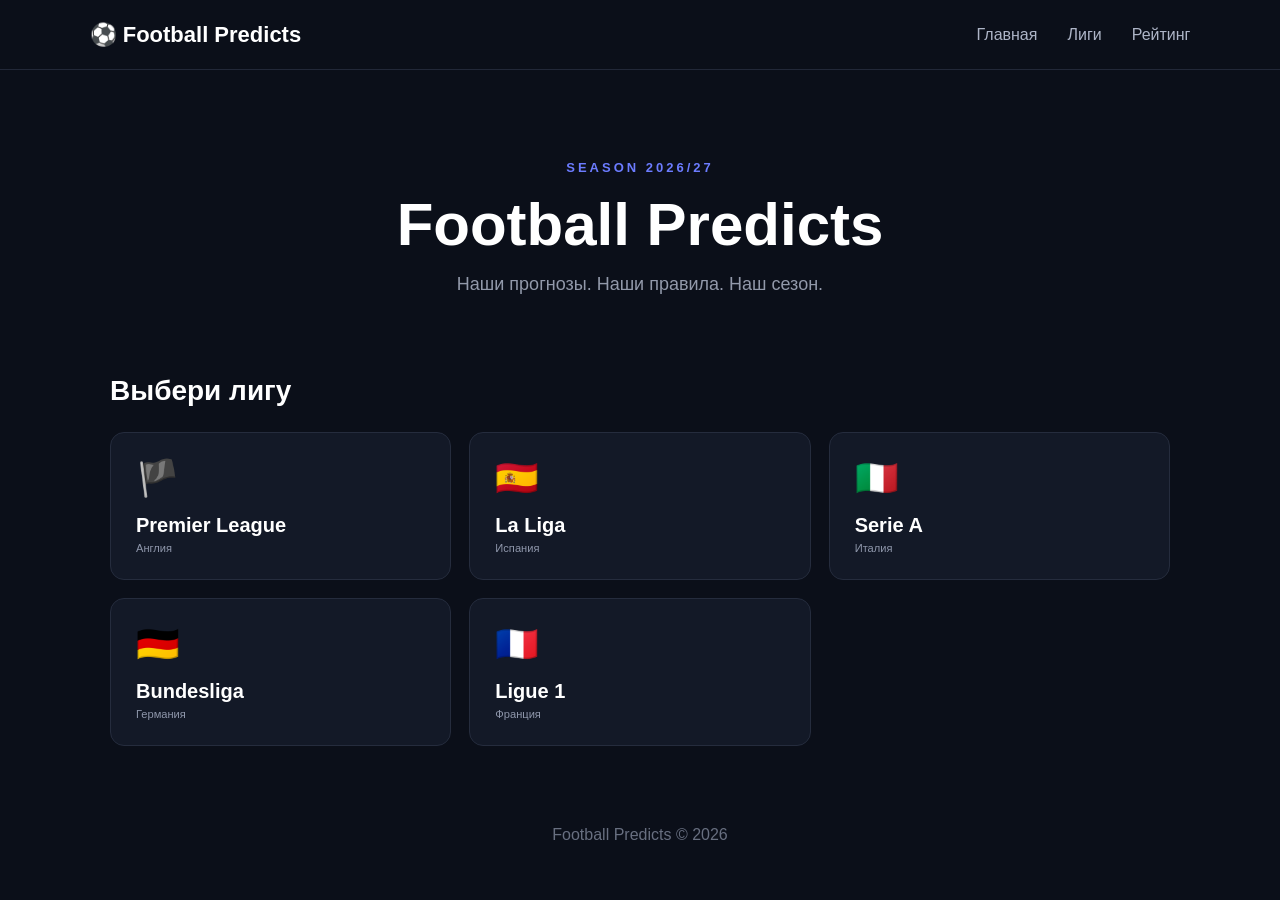
<file: index.html>
<!DOCTYPE html>
<html lang="ru">
<head>
    <meta charset="UTF-8">
    <meta name="viewport" content="width=device-width, initial-scale=1.0">

    <title>Football Predicts</title>

    <link rel="stylesheet" href="style.css">
</head>

<body>

    <header class="header">
        <div class="logo">⚽ Football Predicts</div>

        <nav>
            <a href="#">Главная</a>
            <a href="#">Лиги</a>
            <a href="#">Рейтинг</a>
        </nav>
    </header>

    <main>

        <section class="hero">
            <p class="season">SEASON 2026/27</p>

            <h1>Football Predicts</h1>

            <p class="subtitle">
                Наши прогнозы. Наши правила. Наш сезон.
            </p>
        </section>


        <section class="leagues">

            <h2>Выбери лигу</h2>

            <div class="league-grid">

                <button class="league-card" onclick="window.location.href='premier-league.html'">
                    <span class="flag">🏴</span>
                    <span>Premier League</span>
                    <small>Англия</small>
                </button>

                <button class="league-card">
                    <span class="flag">🇪🇸</span>
                    <span>La Liga</span>
                    <small>Испания</small>
                </button>

                <button class="league-card">
                    <span class="flag">🇮🇹</span>
                    <span>Serie A</span>
                    <small>Италия</small>
                </button>

                <button class="league-card">
                    <span class="flag">🇩🇪</span>
                    <span>Bundesliga</span>
                    <small>Германия</small>
                </button>

                <button class="league-card">
                    <span class="flag">🇫🇷</span>
                    <span>Ligue 1</span>
                    <small>Франция</small>
                </button>

            </div>

        </section>

    </main>

    <footer>
        Football Predicts © 2026
    </footer>

    <script src="script.js"></script>

</body>
</html>
</file>
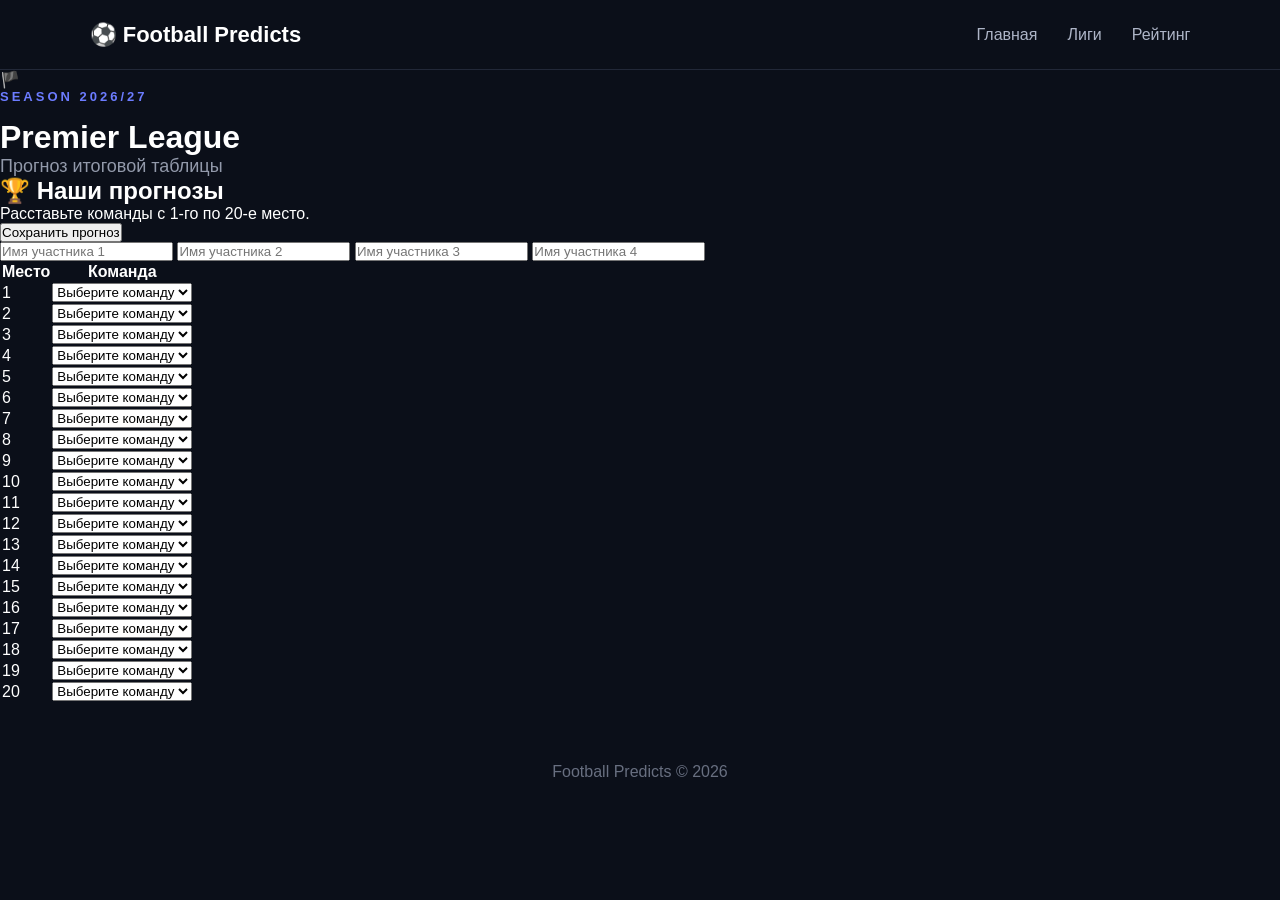
<file: premier-league.html>
<!DOCTYPE html>
<html lang="ru">
<head>
    <meta charset="UTF-8">
    <meta name="viewport" content="width=device-width, initial-scale=1.0">

    <title>Premier League 2026/27</title>

    <link rel="stylesheet" href="style.css">
</head>

<body>

<header class="header">

    <div class="logo">
        ⚽ Football Predicts
    </div>

    <nav>
        <a href="index.html">Главная</a>
        <a href="#">Лиги</a>
        <a href="#">Рейтинг</a>
    </nav>

</header>


<main class="prediction-page">

    <div class="league-title">

        <div class="league-icon">🏴</div>

        <div>
            <p class="season">SEASON 2026/27</p>

            <h1>Premier League</h1>

            <p class="subtitle">
                Прогноз итоговой таблицы
            </p>
        </div>

    </div>


    <section class="prediction-card">

        <div class="prediction-header">

            <div>
                <h2>🏆 Наши прогнозы</h2>

                <p>
                    Расставьте команды с 1-го по 20-е место.
                </p>
            </div>

            <button id="saveButton">
                Сохранить прогноз
            </button>

        </div>


       <div class="players">

    <input
        type="text"
        class="player-name"
        placeholder="Имя участника 1"
    >

    <input
        type="text"
        class="player-name"
        placeholder="Имя участника 2"
    >

    <input
        type="text"
        class="player-name"
        placeholder="Имя участника 3"
    >

    <input
        type="text"
        class="player-name"
        placeholder="Имя участника 4"
    >

       </div>


        <div class="table-wrapper">

            <table>

                <thead>

                    <tr>
                        <th>Место</th>
                        <th>Команда</th>
                    </tr>

                </thead>

                <tbody id="predictionTable">

                </tbody>

            </table>

        </div>

    </section>

</main>


<footer>
    Football Predicts © 2026
</footer>


<script>

const teams = [
    "Arsenal",
    "Aston Villa",
    "Bournemouth",
    "Brentford",
    "Brighton",
    "Coventry City",
    "Chelsea",
    "Crystal Palace",
    "Everton",
    "Fulham",
    "Leeds United",
    "Liverpool",
    "Manchester City",
    "Manchester United",
    "Newcastle United",
    "Nottingham Forest",
    "Sunderland",
    "Tottenham",
    "Sunderland",
    "Ispwich Town"
];


const table = document.getElementById("predictionTable");


for (let i = 0; i < 20; i++) {

    const row = document.createElement("tr");

    row.innerHTML = `
        <td class="position">${i + 1}</td>

        <td>

            <select>

                <option value="">
                    Выберите команду
                </option>

                ${teams.map(team =>
                    `<option value="${team}">
                        ${team}
                    </option>`
                ).join("")}

            </select>

        </td>
    `;

    table.appendChild(row);
}


document.getElementById("saveButton").addEventListener("click", () => {

    alert("Прогноз сохранён! ⚽🔥");

});


const players = document.querySelectorAll(".player");

players.forEach(player => {

    player.addEventListener("click", () => {

        players.forEach(p =>
            p.classList.remove("active")
        );

        player.classList.add("active");

    });

});

</script>

</body>
</html>
</file>
<file: style.css>
* {
    margin: 0;
    padding: 0;
    box-sizing: border-box;
}

body {
    font-family: Arial, sans-serif;
    background: #0b0f19;
    color: white;
    min-height: 100vh;
}


/* HEADER */

.header {
    height: 70px;
    padding: 0 7%;
    display: flex;
    align-items: center;
    justify-content: space-between;
    border-bottom: 1px solid #222838;
}

.logo {
    font-size: 22px;
    font-weight: bold;
}

nav {
    display: flex;
    gap: 30px;
}

nav a {
    color: #aeb5c7;
    text-decoration: none;
    transition: 0.2s;
}

nav a:hover {
    color: white;
}


/* HERO */

.hero {
    text-align: center;
    padding: 90px 20px 60px;
}

.season {
    color: #6c7cff;
    font-weight: bold;
    letter-spacing: 3px;
    font-size: 13px;
    margin-bottom: 15px;
}

.hero h1 {
    font-size: 60px;
    margin-bottom: 15px;
}

.subtitle {
    color: #9299aa;
    font-size: 18px;
}


/* LEAGUES */

.leagues {
    max-width: 1100px;
    margin: auto;
    padding: 20px;
}

.leagues h2 {
    margin-bottom: 25px;
    font-size: 28px;
}

.league-grid {
    display: grid;
    grid-template-columns: repeat(3, 1fr);
    gap: 18px;
}

.league-card {
    background: #131927;
    border: 1px solid #252c3d;
    border-radius: 14px;
    padding: 25px;

    color: white;
    cursor: pointer;

    display: flex;
    flex-direction: column;
    align-items: flex-start;

    transition: 0.2s;
}

.league-card:hover {
    transform: translateY(-4px);
    border-color: #6c7cff;
    background: #171e30;
}

.flag {
    font-size: 35px;
    margin-bottom: 15px;
}

.league-card span:nth-child(2) {
    font-size: 20px;
    font-weight: bold;
}

.league-card small {
    color: #8e96aa;
    margin-top: 5px;
}


/* FOOTER */

footer {
    text-align: center;
    color: #686f80;
    padding: 60px 20px 30px;
}


/* MOBILE */

@media (max-width: 700px) {

    .header {
        padding: 0 20px;
    }

    nav {
        display: none;
    }

    .hero h1 {
        font-size: 42px;
    }
/* PREMIER LEAGUE */

.prediction-page {
    max-width: 1100px;
    margin: auto;
    padding: 60px 20px;
}

.league-title {
    display: flex;
    align-items: center;
    gap: 25px;
    margin-bottom: 40px;
}

.league-icon {
    font-size: 70px;
}

.league-title h1 {
    font-size: 42px;
    margin: 5px 0;
}


.prediction-card {
    background: #131927;
    border: 1px solid #252c3d;
    border-radius: 18px;
    padding: 30px;
}


.prediction-header {
    display: flex;
    justify-content: space-between;
    align-items: center;
    gap: 20px;
    margin-bottom: 25px;
}

.prediction-header h2 {
    margin-bottom: 8px;
}

.prediction-header p {
    color: #8e96aa;
}


#saveButton {
    background: #6c7cff;
    border: none;
    color: white;
    padding: 13px 22px;
    border-radius: 10px;
    cursor: pointer;
    font-weight: bold;
}

#saveButton:hover {
    background: #5969ed;
}


/* PLAYERS */

.player-name {
    background: #0b0f19;
    color: white;

    border: 1px solid #292f40;
    border-radius: 9px;

    padding: 12px 15px;

    font-size: 15px;
    width: 180px;
}

.player-name:focus {
    outline: none;
    border-color: #6c7cff;
}

.player-name::placeholder {
    color: #6f7789;
}


/* TABLE */

.table-wrapper {
    overflow-x: auto;
}

table {
    width: 100%;
    border-collapse: collapse;
}

th {
    text-align: left;
    color: #858da0;
    font-size: 13px;
    text-transform: uppercase;
    padding: 15px;
    border-bottom: 1px solid #292f40;
}

td {
    padding: 10px 15px;
    border-bottom: 1px solid #202638;
}

.position {
    width: 100px;
    font-weight: bold;
    color: #8f97aa;
}


select {
    width: 100%;
    background: #0b0f19;
    color: white;

    border: 1px solid #30374a;
    border-radius: 8px;

    padding: 12px;

    font-size: 15px;
}

select:focus {
    outline: none;
    border-color: #6c7cff;
}


/* MOBILE */

@media (max-width: 700px) {

    .prediction-page {
        padding: 35px 15px;
    }

    .league-title h1 {
        font-size: 30px;
    }

    .league-icon {
        font-size: 50px;
    }

    .prediction-header {
        flex-direction: column;
        align-items: stretch;
    }

    #saveButton {
        width: 100%;
    }

    .prediction-card {
        padding: 18px;
    }

}
    .league-grid {
        grid-template-columns: 1fr;
    }
}
</file>
